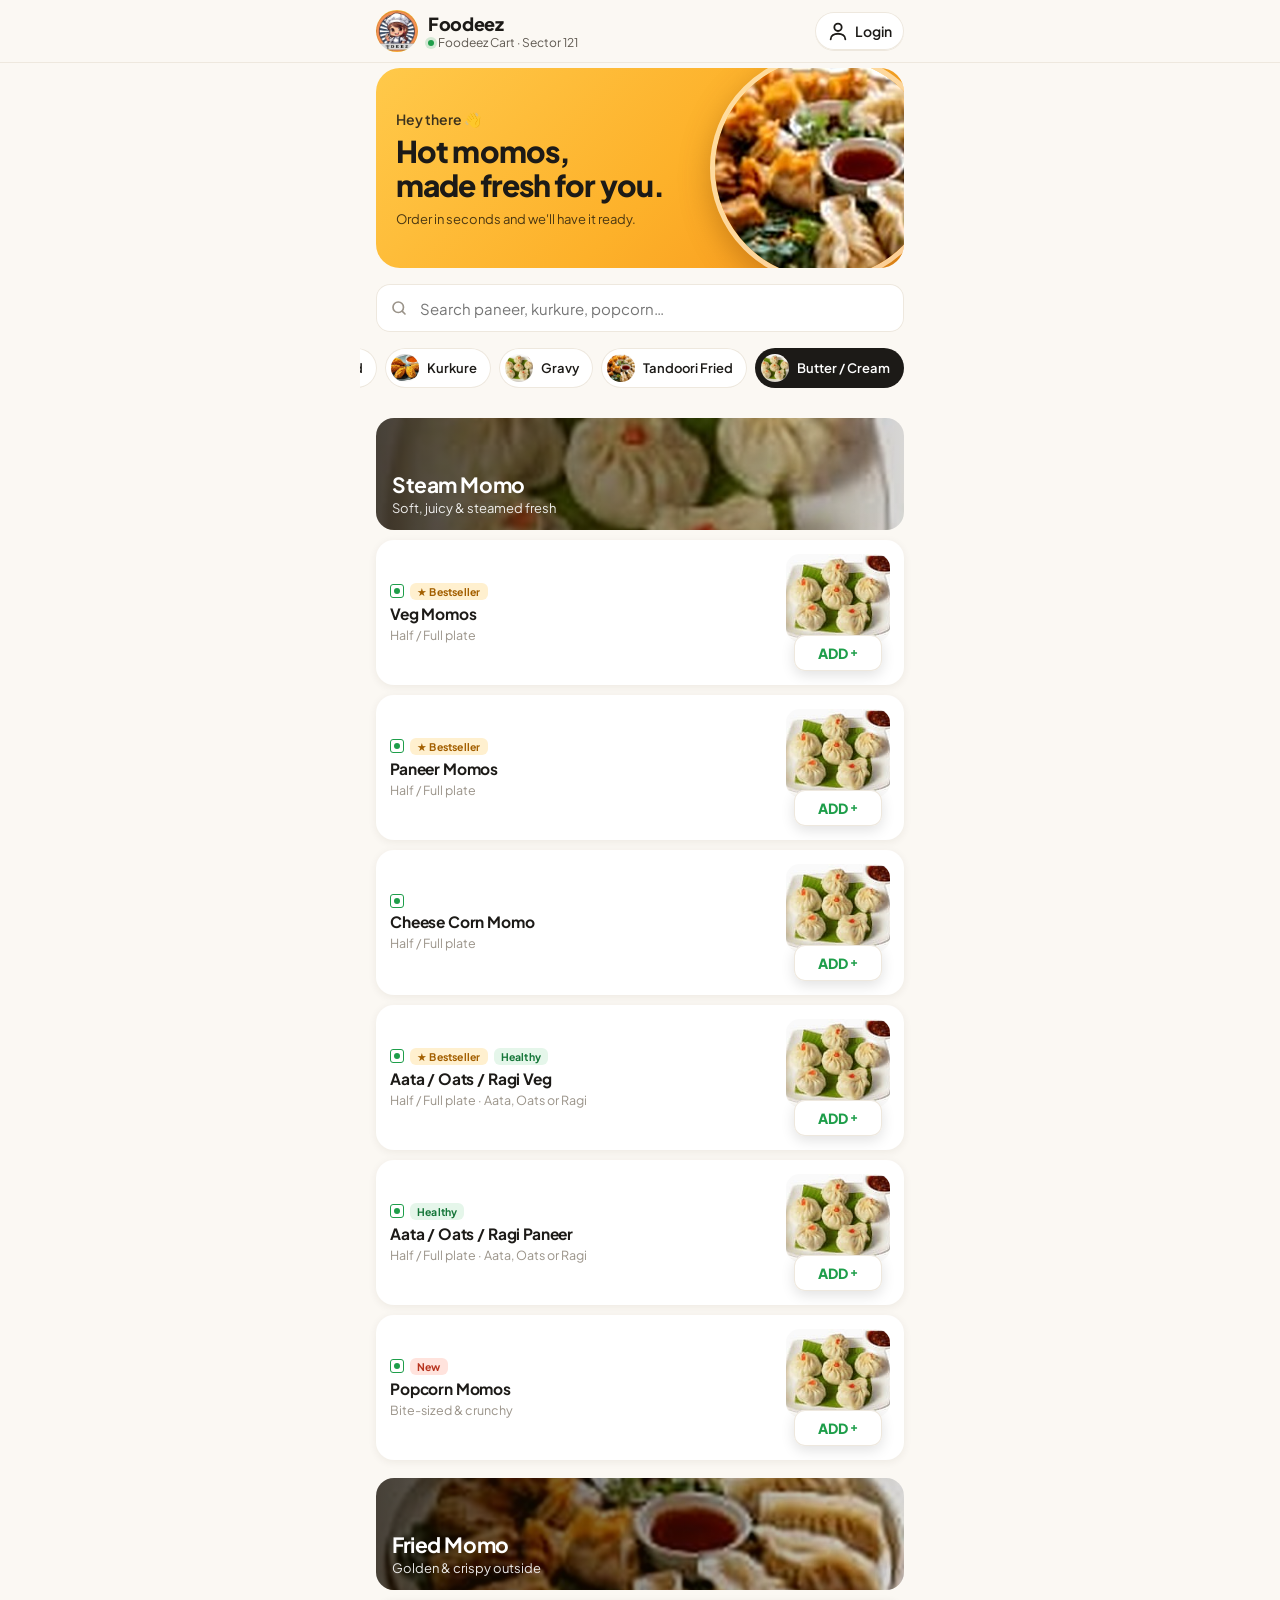
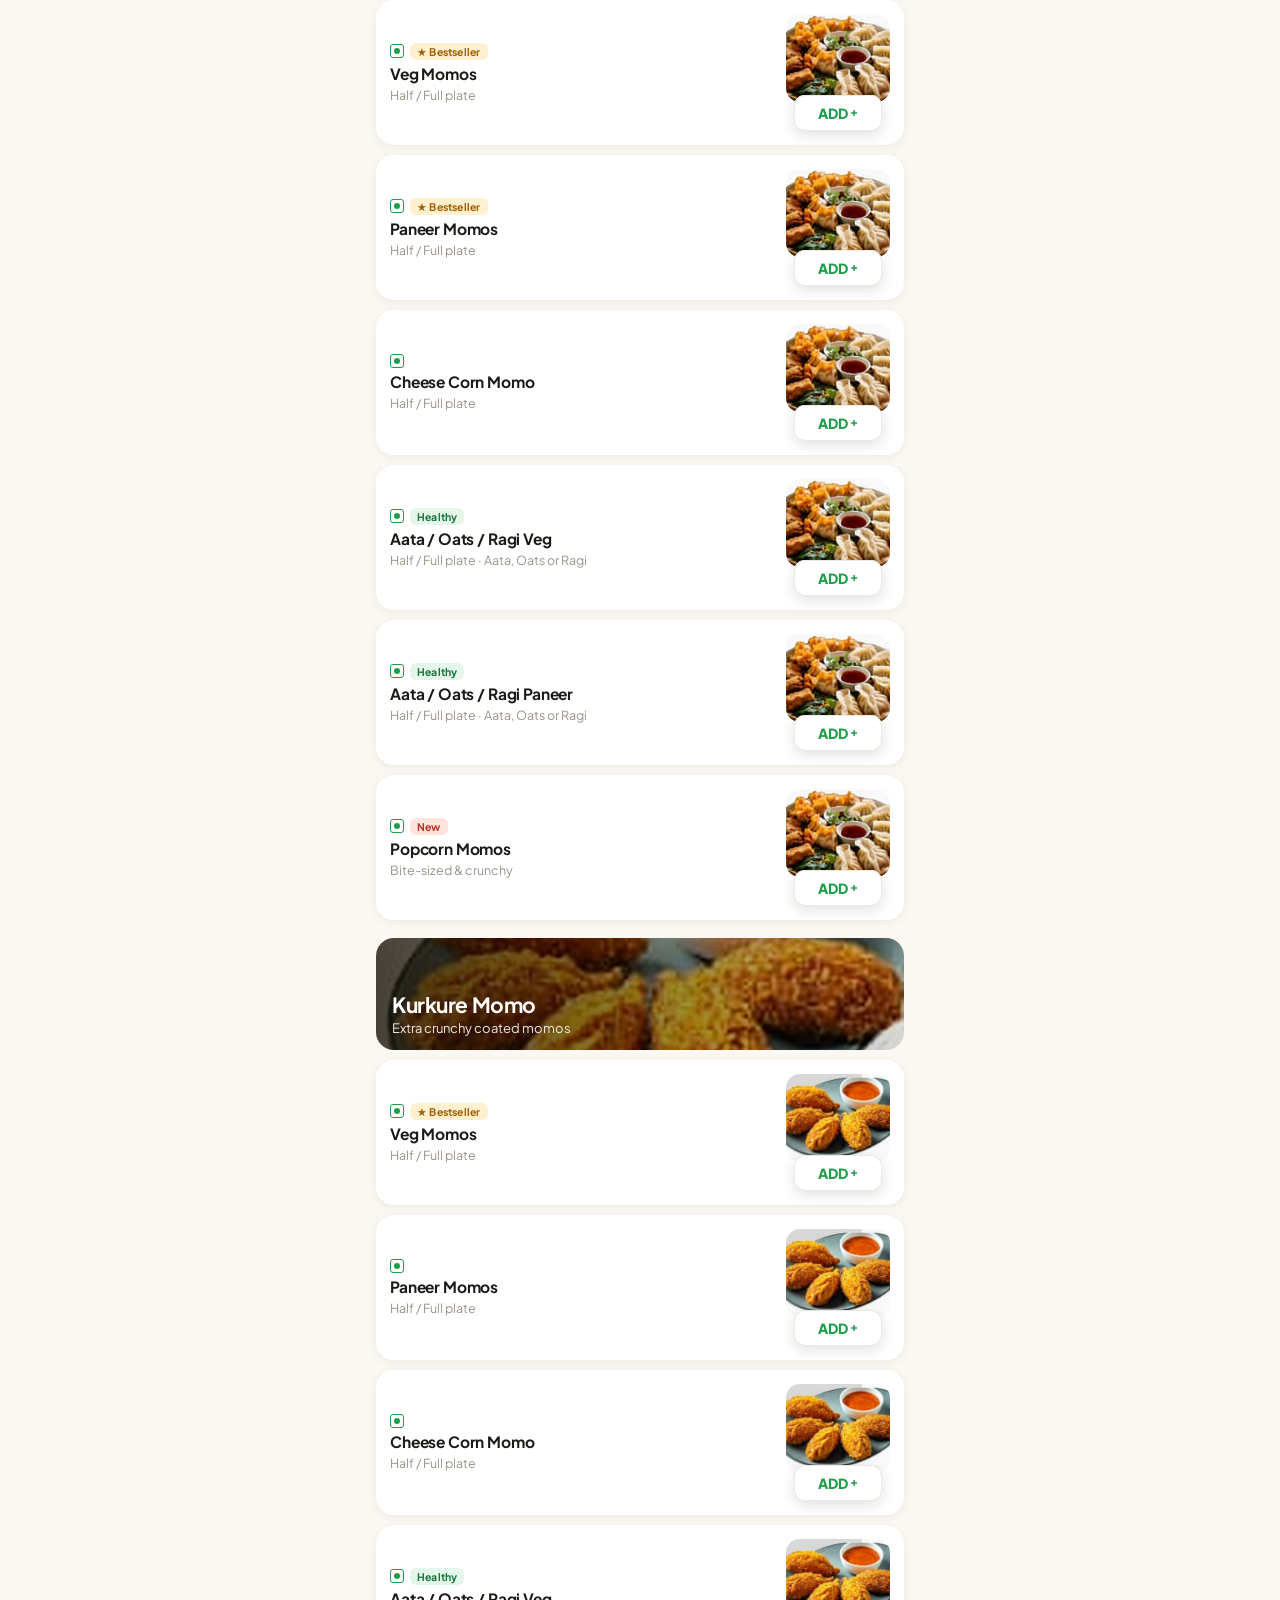
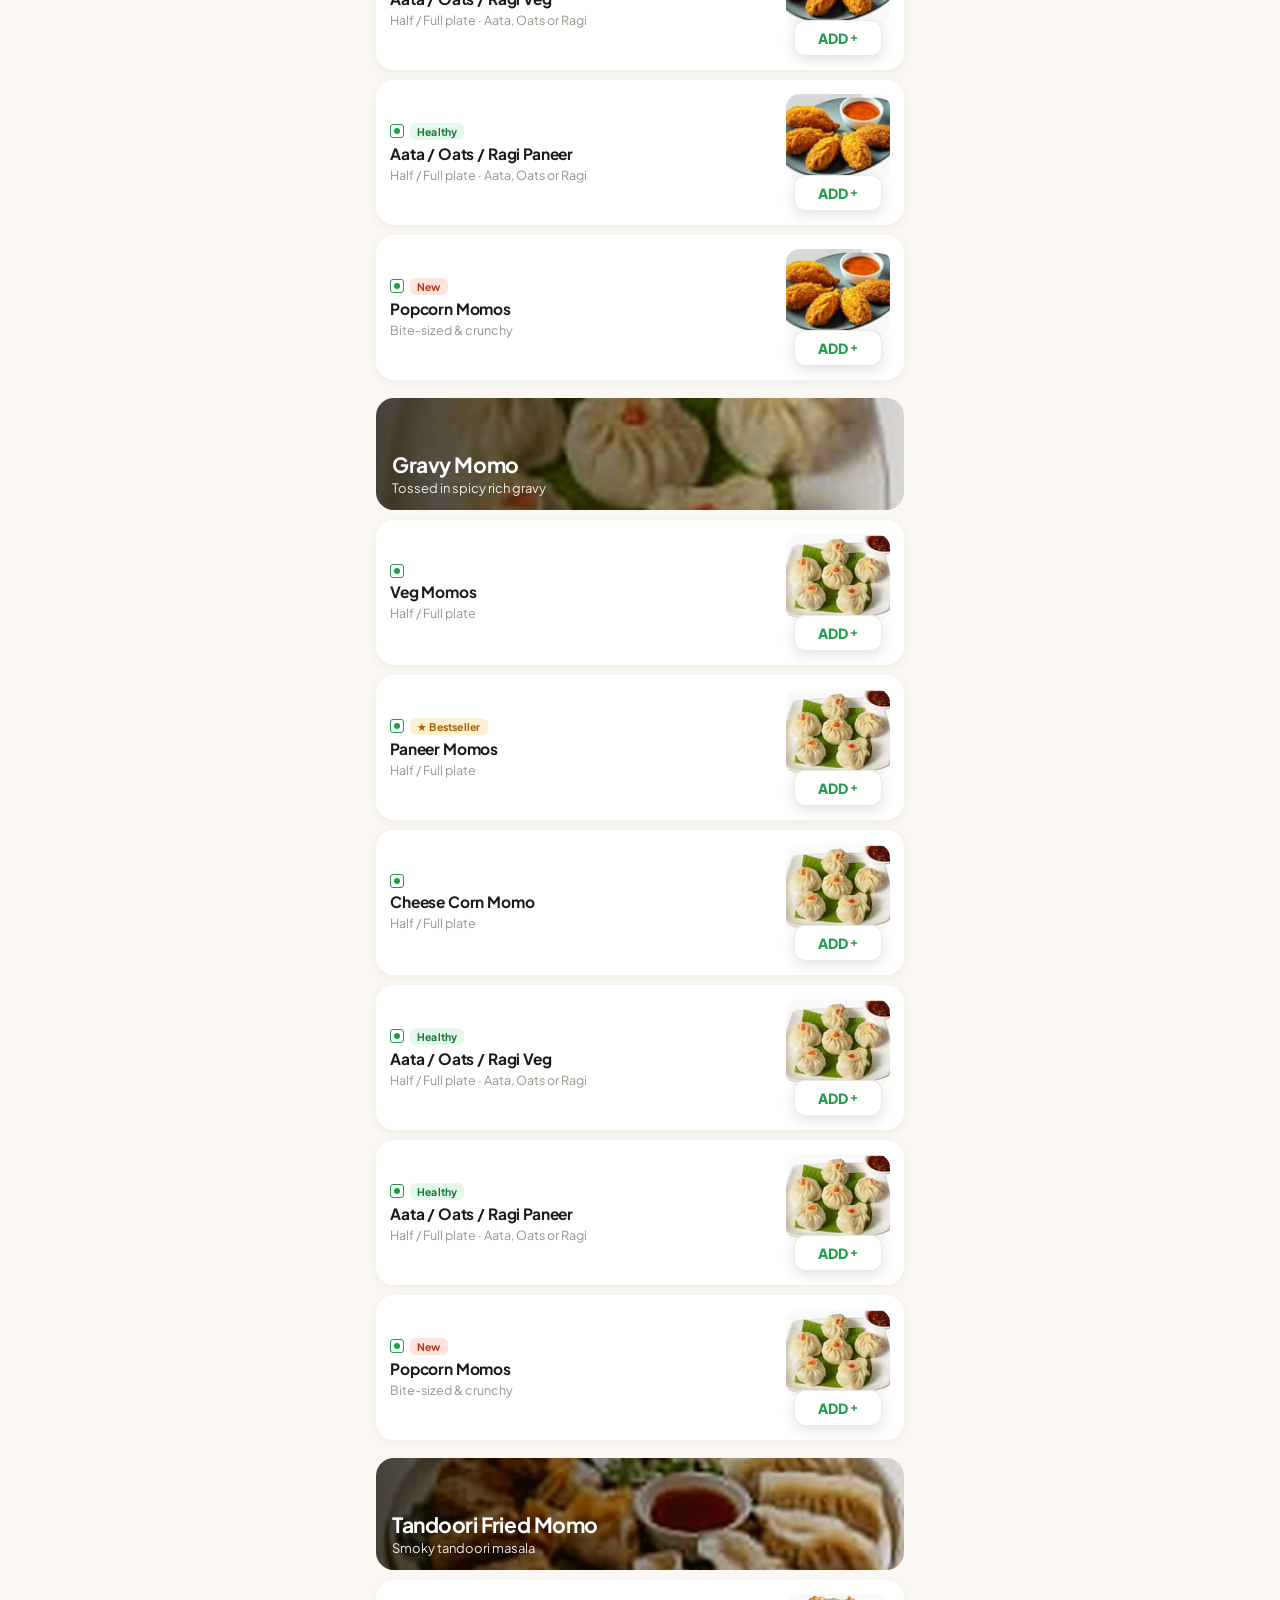
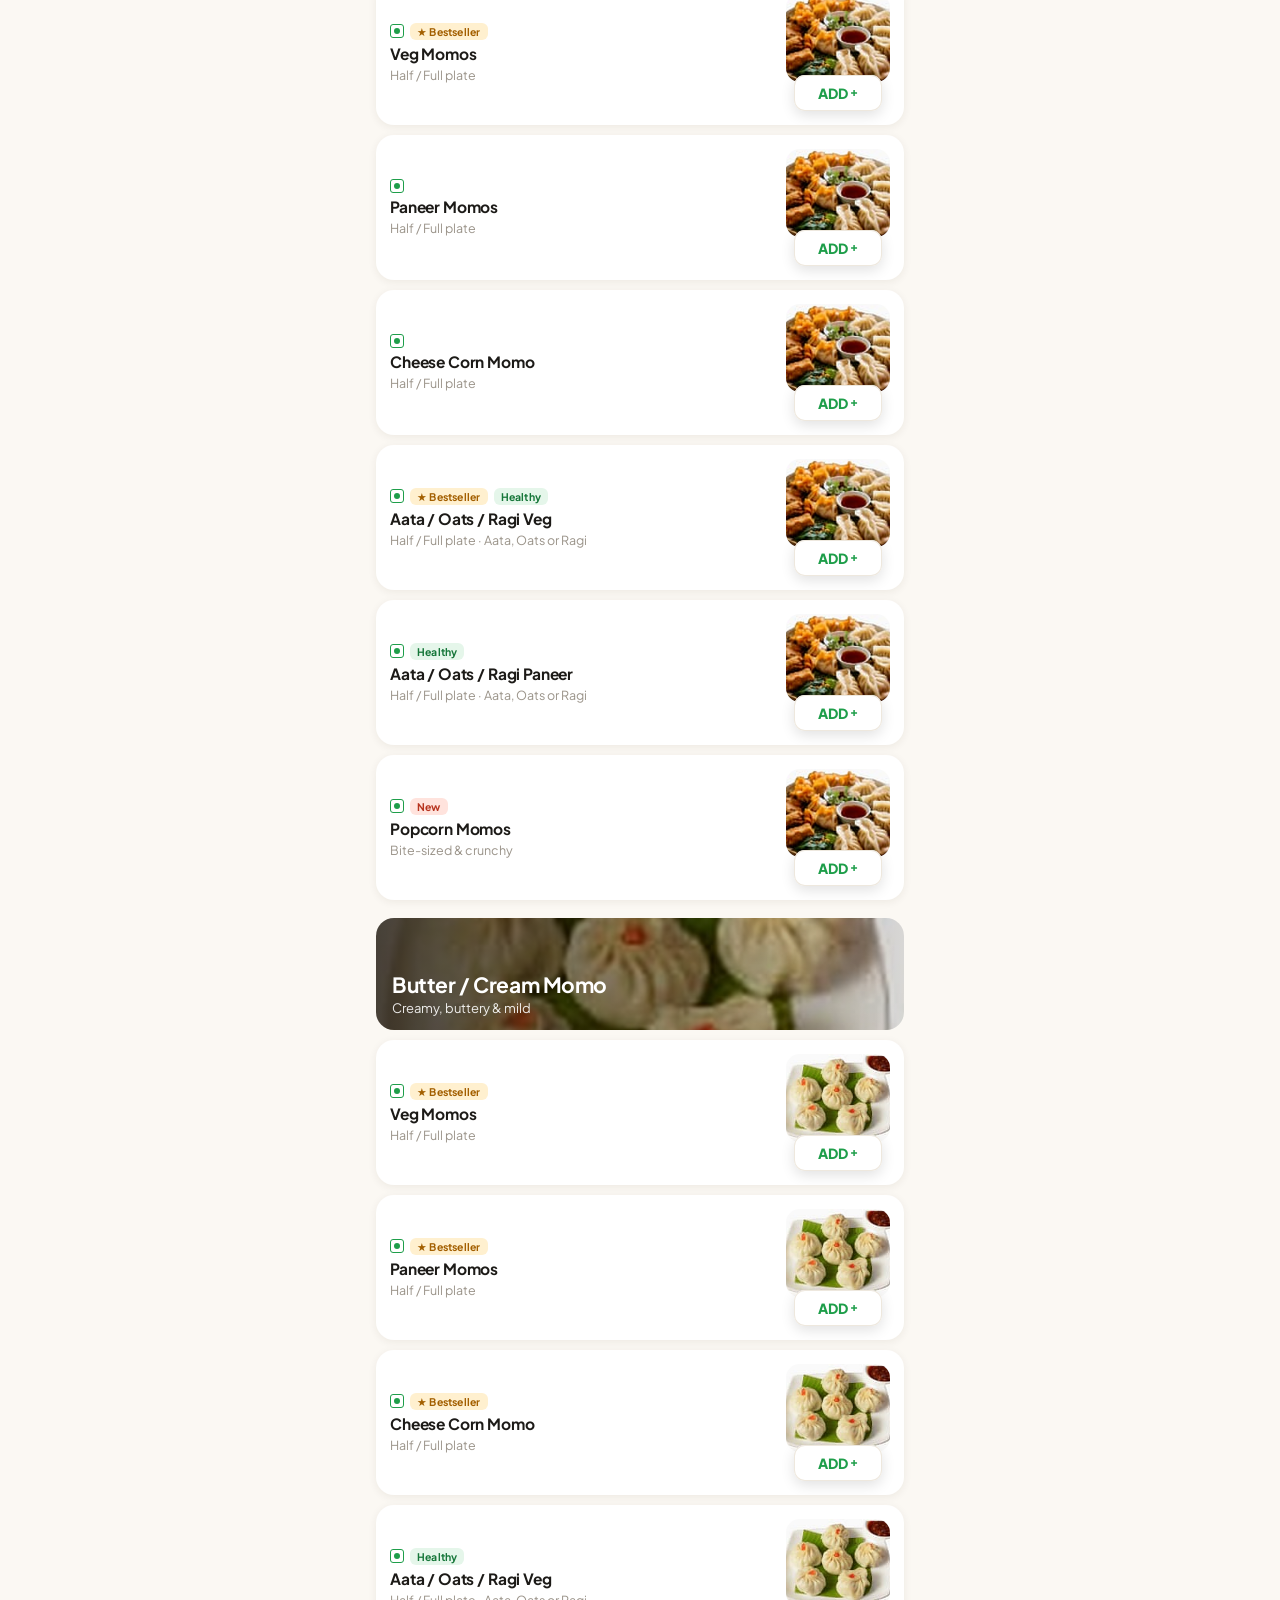
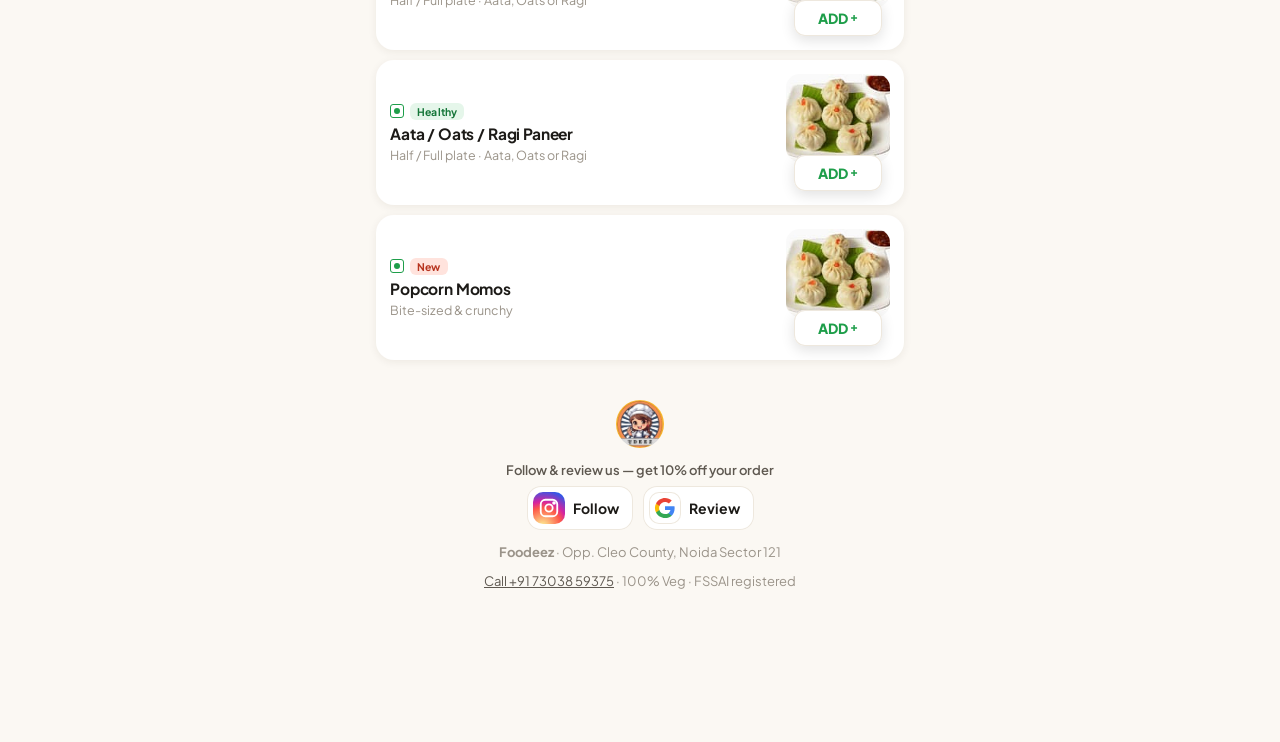
<file: index.html>
<!doctype html>
<html lang="en">
<head>
  <meta charset="utf-8" />
  <meta name="viewport" content="width=device-width, initial-scale=1, viewport-fit=cover" />
  <title>Foodeez — Order Momos</title>
  <meta name="description" content="Order delicious momos from Foodeez, Noida Sector 121. Cart to Yummy, Always Yummy!" />
  <meta name="theme-color" content="#FDBA2E" />
  <link rel="manifest" href="manifest.webmanifest" />
  <link rel="icon" href="img/icon-192.png" />
  <link rel="apple-touch-icon" href="img/icon-180.png" />
  <meta name="apple-mobile-web-app-capable" content="yes" />
  <meta name="mobile-web-app-capable" content="yes" />
  <meta name="apple-mobile-web-app-status-bar-style" content="default" />
  <meta name="apple-mobile-web-app-title" content="Foodeez" />
  <link rel="preconnect" href="https://fonts.googleapis.com" />
  <link rel="preconnect" href="https://fonts.gstatic.com" crossorigin />
  <link href="https://fonts.googleapis.com/css2?family=Plus+Jakarta+Sans:wght@400;500;600;700;800&display=swap" rel="stylesheet" />
  <link rel="stylesheet" href="styles.css" />
</head>
<body>
  <header class="topbar">
    <div class="brand">
      <img src="img/logo.png" alt="Foodeez logo" class="brand-logo" />
      <div>
        <div class="brand-name">Foodeez</div>
        <div class="brand-loc" id="locLabel">Noida Sector 121</div>
      </div>
    </div>
    <button class="icon-btn" id="accountBtn" aria-label="Account">
      <svg viewBox="0 0 24 24" width="22" height="22" fill="none" stroke="currentColor" stroke-width="2" stroke-linecap="round"><circle cx="12" cy="8" r="4"/><path d="M4 21c0-4 4-6 8-6s8 2 8 6"/></svg>
      <span id="accountName">Login</span>
    </button>
  </header>

  <main>
    <section class="hero">
      <div class="hero-text">
        <p class="hero-hi" id="heroHi">Hey there 👋</p>
        <h1>Hot momos,<br/>made fresh for you.</h1>
        <p class="hero-sub">Order in seconds and we'll have it ready.</p>
      </div>
      <img src="img/fried.jpg" alt="" class="hero-img" />
    </section>

    <div class="search">
      <svg viewBox="0 0 24 24" width="18" height="18" fill="none" stroke="currentColor" stroke-width="2.2" stroke-linecap="round"><circle cx="11" cy="11" r="7"/><path d="m20 20-3.5-3.5"/></svg>
      <input id="searchInput" type="search" placeholder="Search paneer, kurkure, popcorn…" autocomplete="off" />
    </div>

    <nav class="chips" id="chips" aria-label="Categories"></nav>

    <div id="menu"></div>

    <footer class="foot">
      <img src="img/logo.png" alt="" width="48" height="48" />
      <div id="footSocial"></div>
      <p><strong>Foodeez</strong> · <span id="footAddr"></span></p>
      <p><a id="footCall" href="#">Call us</a> · 100% Veg · FSSAI registered</p>
    </footer>
  </main>

  <!-- Floating cart bar -->
  <button class="cartbar" id="cartBar" hidden>
    <span class="cartbar-left"><b id="cartCount">0 items</b><span id="cartTotal">₹0</span></span>
    <span class="cartbar-right">View cart
      <svg viewBox="0 0 24 24" width="18" height="18" fill="none" stroke="currentColor" stroke-width="2.4" stroke-linecap="round"><path d="m9 6 6 6-6 6"/></svg>
    </span>
  </button>

  <!-- Install hint -->
  <div class="install" id="installBar" hidden>
    <img src="img/icon-192.png" alt="" />
    <div class="install-text"><b>Add Foodeez to Home Screen</b><span id="installHow">Order faster next time</span></div>
    <button class="btn-sm" id="installBtn">Add</button>
    <button class="install-x" id="installClose" aria-label="Close">×</button>
  </div>

  <!-- Bottom sheet -->
  <div class="scrim" id="scrim" hidden></div>
  <section class="sheet" id="sheet" role="dialog" aria-modal="true" hidden>
    <div class="sheet-grab"></div>
    <div class="sheet-body" id="sheetBody"></div>
  </section>

  <div class="toast" id="toast" role="status"></div>

  <script src="vendor/qrcode.js"></script>
  <script src="menu.js"></script>
  <script src="app.js"></script>
</body>
</html>
</file>
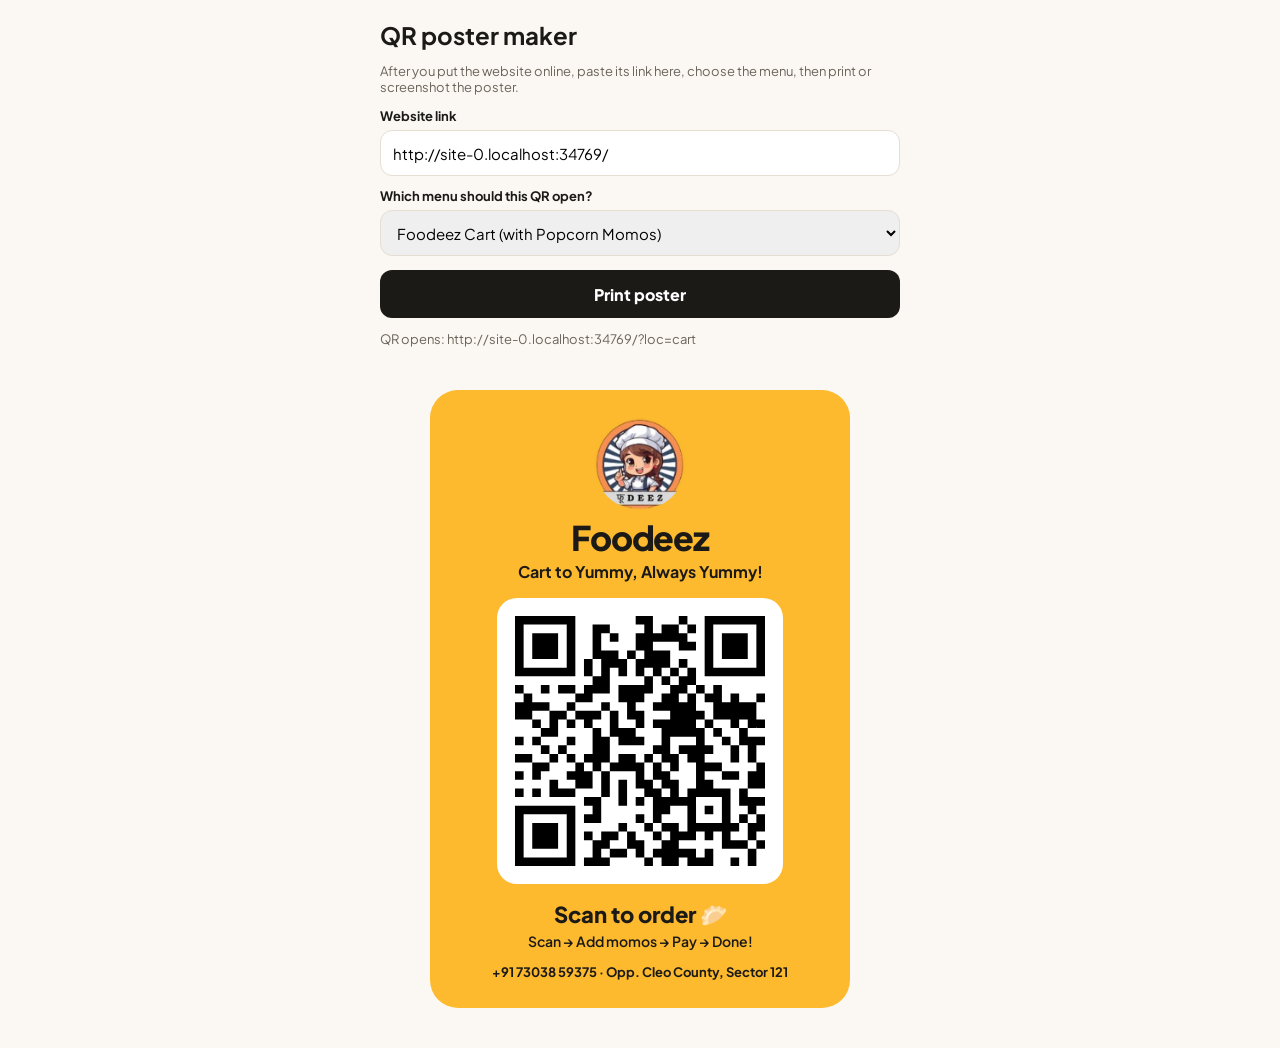
<file: qr.html>
<!doctype html>
<html lang="en">
<head>
  <meta charset="utf-8" />
  <meta name="viewport" content="width=device-width, initial-scale=1" />
  <title>Foodeez QR Poster</title>
  <link href="https://fonts.googleapis.com/css2?family=Plus+Jakarta+Sans:wght@500;700;800&display=swap" rel="stylesheet" />
  <style>
    body { margin: 0; font-family: "Plus Jakarta Sans", system-ui, sans-serif; background: #FBF8F3; color: #1C1A17; }
    .tools { max-width: 520px; margin: 0 auto; padding: 20px 16px; }
    .tools label { display: block; font-size: 13px; font-weight: 700; margin: 12px 0 6px; }
    .tools input, .tools select { width: 100%; height: 46px; padding: 0 12px; border-radius: 12px; border: 1px solid #E5DED2; font: inherit; font-size: 15px; box-sizing: border-box; }
    .tools button { margin-top: 14px; height: 48px; width: 100%; border: 0; border-radius: 12px; background: #1C1A17; color: #fff; font: inherit; font-weight: 800; font-size: 16px; cursor: pointer; }
    .tools p { font-size: 13px; color: #6b645b; }
    .poster { width: 420px; max-width: calc(100% - 32px); margin: 10px auto 40px; background: #FDBA2E; border-radius: 28px; padding: 28px 24px; text-align: center; box-sizing: border-box; }
    .poster img.logo { width: 92px; height: 92px; border-radius: 50%; margin: 0 auto 6px; display: block; }
    .poster h1 { margin: 0; font-size: 34px; font-weight: 800; letter-spacing: -.03em; }
    .poster .tag { margin: 2px 0 16px; font-weight: 700; }
    .qr { background: #fff; border-radius: 20px; padding: 18px; width: 250px; margin: 0 auto; }
    .qr svg { width: 100%; height: auto; display: block; }
    .poster .cta { font-size: 22px; font-weight: 800; margin: 16px 0 4px; }
    .poster .steps { font-size: 14px; font-weight: 600; }
    .poster .foot { margin-top: 14px; font-size: 13px; font-weight: 700; }
    @media print { .tools { display: none; } body { background: #fff; } .poster { margin-top: 0; -webkit-print-color-adjust: exact; print-color-adjust: exact; } }
  </style>
</head>
<body>
  <div class="tools">
    <h2 style="margin:0">QR poster maker</h2>
    <p>After you put the website online, paste its link here, choose the menu, then print or screenshot the poster.</p>
    <label for="url">Website link</label>
    <input id="url" placeholder="https://foodeez.pages.dev" />
    <label for="loc">Which menu should this QR open?</label>
    <select id="loc"><option value="cart">Foodeez Cart (with Popcorn Momos)</option><option value="shop">Foodeez Shop</option></select>
    <button onclick="window.print()">Print poster</button>
    <p id="link"></p>
  </div>

  <div class="poster">
    <img class="logo" src="img/logo.png" alt="" />
    <h1>Foodeez</h1>
    <div class="tag">Cart to Yummy, Always Yummy!</div>
    <div class="qr" id="qr"></div>
    <div class="cta">Scan to order 🥟</div>
    <div class="steps">Scan → Add momos → Pay → Done!</div>
    <div class="foot">+91 73038 59375 · Opp. Cleo County, Sector 121</div>
  </div>

  <script src="vendor/qrcode.js"></script>
  <script>
    const url = document.getElementById("url"), loc = document.getElementById("loc");
    url.value = localStorage.getItem("fz_siteurl") || location.href.replace(/qr\.html.*$/, "");
    function draw() {
      localStorage.setItem("fz_siteurl", url.value.trim());
      let base = url.value.trim() || location.origin + "/";
      const u = new URL(base, location.href); u.searchParams.set("loc", loc.value);
      const qr = qrcode(0, "M"); qr.addData(u.href); qr.make();
      document.getElementById("qr").innerHTML = qr.createSvgTag({ cellSize: 8, margin: 0, scalable: true });
      document.getElementById("link").textContent = "QR opens: " + u.href;
    }
    url.oninput = draw; loc.onchange = draw; draw();
  </script>
</body>
</html>
</file>
<file: styles.css>
:root {
  --brand: #FDBA2E;
  --brand-deep: #F29A0E;
  --brand-soft: #FFF4DC;
  --ink: #1C1A17;
  --ink-2: #5E5850;
  --ink-3: #9A9389;
  --line: #EEE8DE;
  --bg: #FBF8F3;
  --card: #FFFFFF;
  --veg: #1E9E4A;
  --wa: #1FAF54;
  --danger: #D9412E;
  --radius: 18px;
  --shadow: 0 2px 8px rgba(60, 40, 10, .07);
  --safe-b: env(safe-area-inset-bottom, 0px);
}

* { box-sizing: border-box; -webkit-tap-highlight-color: transparent; }
html { scroll-padding-top: 130px; }
body.locked { overflow: hidden; }
body {
  margin: 0;
  font-family: "Plus Jakarta Sans", system-ui, -apple-system, "Segoe UI", Roboto, sans-serif;
  color: var(--ink);
  background: var(--bg);
  -webkit-font-smoothing: antialiased;
}
main { max-width: 560px; margin: 0 auto; padding: 0 16px 140px; }
button { font: inherit; color: inherit; cursor: pointer; border: 0; background: none; }
input, textarea, select { font: inherit; color: inherit; }
img { display: block; }
[hidden] { display: none !important; }

/* ---------- Top bar ---------- */
.topbar {
  position: sticky; top: 0; z-index: 20;
  display: flex; align-items: center; justify-content: space-between;
  padding: 10px max(16px, calc((100vw - 560px) / 2 + 16px));
  padding-top: calc(10px + env(safe-area-inset-top, 0px));
  background: var(--bg);
  box-shadow: 0 1px 0 var(--line);
}
.brand { display: flex; align-items: center; gap: 10px; }
.brand-logo { width: 42px; height: 42px; border-radius: 50%; object-fit: cover; background: var(--brand); }
.brand-name { font-weight: 800; font-size: 18px; letter-spacing: -.02em; }
.brand-loc { font-size: 12px; color: var(--ink-2); display: flex; align-items: center; gap: 4px; }
.brand-loc::before { content: ""; width: 6px; height: 6px; border-radius: 50%; background: var(--veg); box-shadow: 0 0 0 3px rgba(30,158,74,.18); }
.icon-btn {
  display: flex; align-items: center; gap: 6px;
  padding: 8px 12px; border-radius: 999px; background: var(--card);
  box-shadow: 0 1px 0 var(--line), 0 0 0 1px var(--line) inset;
  font-weight: 600; font-size: 14px; max-width: 150px;
}
.icon-btn span { overflow: hidden; text-overflow: ellipsis; white-space: nowrap; }

/* ---------- Hero ---------- */
.hero {
  position: relative; overflow: hidden;
  margin-top: 6px; padding: 22px 20px; border-radius: 24px;
  background: linear-gradient(135deg, #FFC94A 0%, #FDB12A 55%, #F7951A 100%);
  display: flex; align-items: center; min-height: 170px;
}
.hero-text { position: relative; z-index: 1; max-width: 58%; }
.hero-hi { margin: 0 0 6px; font-weight: 600; font-size: 14px; opacity: .85; }
.hero h1 { margin: 0; font-size: 24px; line-height: 1.15; letter-spacing: -.03em; font-weight: 800; }
.hero-sub { margin: 8px 0 0; font-size: 13px; color: #4a3712; }
.hero-img {
  position: absolute; right: -36px; top: 50%; transform: translateY(-50%);
  width: 52%; max-width: 230px; aspect-ratio: 1; object-fit: cover; border-radius: 50%;
  box-shadow: 0 10px 30px rgba(120, 60, 0, .35); border: 5px solid rgba(255,255,255,.55);
}

/* ---------- Search ---------- */
.search {
  display: flex; align-items: center; gap: 10px;
  margin: 16px 0 4px; padding: 0 14px; height: 48px;
  background: var(--card); border-radius: 14px; color: var(--ink-3);
  box-shadow: 0 0 0 1px var(--line) inset;
}
.search input { flex: 1; border: 0; outline: 0; background: none; font-size: 15px; color: var(--ink); min-width: 0; }

/* ---------- Category chips ---------- */
.chips {
  position: sticky; top: 62px; z-index: 15;
  display: flex; gap: 8px; overflow-x: auto; scrollbar-width: none;
  margin: 0 -16px; padding: 12px 16px;
  background: var(--bg);
  touch-action: pan-x; overscroll-behavior-x: contain; -webkit-overflow-scrolling: touch;
}
.chips::-webkit-scrollbar { display: none; }
.chip {
  flex: none; display: flex; align-items: center; gap: 8px;
  padding: 6px 14px 6px 6px; border-radius: 999px;
  background: var(--card); box-shadow: 0 0 0 1px var(--line) inset;
  font-weight: 600; font-size: 13px; white-space: nowrap; transition: .2s;
}
.chip img { width: 28px; height: 28px; border-radius: 50%; object-fit: cover; }
.chip.active { background: var(--ink); color: #fff; box-shadow: none; }

/* ---------- Menu sections ---------- */
.cat { margin-top: 18px; }
.cat-head {
  position: relative; overflow: hidden; border-radius: var(--radius);
  height: 112px; display: flex; align-items: flex-end; padding: 14px 16px;
  color: #fff; margin-bottom: 10px;
}
.cat-head img { position: absolute; inset: 0; width: 100%; height: 100%; object-fit: cover; }
.cat-head::after { content: ""; position: absolute; inset: 0; background: linear-gradient(90deg, rgba(20,12,0,.78), rgba(20,12,0,.15)); }
.cat-head div { position: relative; z-index: 1; }
.cat-head h2 { margin: 0; font-size: 21px; letter-spacing: -.02em; }
.cat-head p { margin: 2px 0 0; font-size: 13px; opacity: .9; }

.item {
  contain: layout paint;
  display: flex; gap: 14px; align-items: center;
  padding: 14px; margin-bottom: 10px; border-radius: var(--radius);
  background: var(--card); box-shadow: var(--shadow);
}
.item-info { flex: 1; min-width: 0; }
.tags { display: flex; gap: 6px; align-items: center; margin-bottom: 4px; flex-wrap: wrap; }
.veg-mark { width: 14px; height: 14px; border: 1.5px solid var(--veg); border-radius: 3px; display: grid; place-items: center; flex: none; }
.veg-mark::after { content: ""; width: 6px; height: 6px; border-radius: 50%; background: var(--veg); }
.badge { font-size: 10.5px; font-weight: 700; padding: 2px 7px; border-radius: 6px; letter-spacing: .02em; }
.badge.best { background: #FFF0CF; color: #A35F00; }
.badge.healthy { background: #E5F6EA; color: #17773A; }
.badge.new { background: #FFE3DD; color: #B7341F; }
.item h3 { margin: 0; font-size: 15.5px; font-weight: 700; letter-spacing: -.01em; }
.item-desc { margin-top: 4px; font-size: 12.5px; color: var(--ink-3); }
.price { margin-top: 4px; font-size: 14px; color: var(--ink-2); }
.price b { color: var(--ink); font-weight: 700; }
.price small { color: var(--ink-3); }
.item-side { position: relative; flex: none; width: 104px; display: flex; flex-direction: column; align-items: center; }
.item-side img { width: 104px; height: 88px; border-radius: 14px; object-fit: cover; }
.add-btn, .stepper {
  margin-top: -18px; position: relative; z-index: 1;
  width: 88px; height: 36px; border-radius: 11px;
  background: #fff; color: var(--veg); font-weight: 800; font-size: 14px;
  box-shadow: 0 4px 14px rgba(0,0,0,.12), 0 0 0 1px var(--line) inset;
}
.add-btn:active { transform: scale(.96); }
.add-btn .plus { font-size: 12px; vertical-align: top; margin-left: 2px; }
.stepper { display: flex; align-items: center; justify-content: space-between; background: var(--veg); color: #fff; padding: 0 4px; }
.stepper button { width: 28px; height: 28px; font-size: 18px; font-weight: 800; color: #fff; }
.stepper span { font-weight: 800; }
.custom-note { font-size: 10.5px; color: var(--ink-3); margin-top: 4px; }

.empty { text-align: center; color: var(--ink-3); padding: 40px 0; }

.foot { text-align: center; color: var(--ink-3); font-size: 13px; padding: 30px 0 0; }
.foot img { margin: 0 auto 8px; border-radius: 50%; }
.foot a { color: var(--ink-2); }

/* ---------- Cart bar ---------- */
.cartbar {
  position: fixed; z-index: 30; left: 50%; transform: translateX(-50%);
  bottom: calc(14px + var(--safe-b)); width: min(528px, calc(100% - 32px));
  display: flex; align-items: center; justify-content: space-between;
  padding: 12px 18px; border-radius: 16px; background: var(--veg); color: #fff;
  box-shadow: 0 12px 30px rgba(30, 158, 74, .35);
  animation: rise .35s cubic-bezier(.2,.9,.3,1.2);
}
.cartbar-left { display: flex; flex-direction: column; align-items: flex-start; font-size: 13px; }
.cartbar-left b { font-size: 12px; opacity: .9; font-weight: 600; }
.cartbar-left span { font-weight: 800; font-size: 17px; }
.cartbar-right { display: flex; align-items: center; gap: 4px; font-weight: 700; }
.cartbar.bump { animation: bump .3s; }
@keyframes rise { from { transform: translate(-50%, 120%); } }
@keyframes bump { 50% { transform: translateX(-50%) scale(1.04); } }

/* ---------- Install bar ---------- */
.install {
  position: fixed; z-index: 29; left: 50%; transform: translateX(-50%);
  top: calc(70px + env(safe-area-inset-top, 0px)); width: min(528px, calc(100% - 32px));
  display: flex; align-items: center; gap: 10px; padding: 10px 12px;
  background: var(--ink); color: #fff; border-radius: 16px; box-shadow: 0 10px 30px rgba(0,0,0,.25);
}
.install img { width: 40px; height: 40px; border-radius: 10px; }
.install-text { flex: 1; display: flex; flex-direction: column; font-size: 12px; min-width: 0; }
.install-text b { font-size: 14px; }
.install-text span { opacity: .75; }
.install-x { color: #fff; font-size: 22px; opacity: .6; padding: 0 4px; }
.btn-sm { padding: 8px 14px; border-radius: 10px; background: var(--brand); color: var(--ink); font-weight: 700; font-size: 13px; }

/* ---------- Sheet ---------- */
.scrim { position: fixed; inset: 0; z-index: 40; background: rgba(20, 14, 5, .5); animation: fade .2s; transition: opacity .25s; touch-action: none; }
.scrim.closing { opacity: 0 !important; }
.sheet {
  position: fixed; z-index: 41; left: 0; right: 0; margin: 0 auto; bottom: 0;
  will-change: transform; backface-visibility: hidden;
  transition: transform .28s cubic-bezier(.2,.9,.3,1);
  width: min(560px, 100%); max-height: 92dvh; display: flex; flex-direction: column;
  background: var(--bg); border-radius: 24px 24px 0 0;
}
.sheet.enter { animation: up .32s cubic-bezier(.2,.9,.3,1); }
.sheet.dragging { transition: none; }
.sheet.closing { transform: translate3d(0, 105%, 0) !important; transition: transform .25s cubic-bezier(.4,0,1,1); }
.sheet-grab { flex: none; height: 22px; display: flex; align-items: center; justify-content: center; touch-action: none; cursor: grab; }
.sheet-grab::before { content: ""; width: 40px; height: 5px; border-radius: 3px; background: #D9D2C6; }
.sheet-body { overflow-y: auto; -webkit-overflow-scrolling: touch; padding: 8px 18px calc(18px + var(--safe-b)); overscroll-behavior: contain; }
@keyframes up { from { transform: translate3d(0, 100%, 0); } }
@keyframes fade { from { opacity: 0; } }

.sheet h2 { margin: 6px 0 4px; font-size: 21px; letter-spacing: -.02em; }
.sheet .sub { margin: 0 0 14px; color: var(--ink-2); font-size: 14px; }
.sheet-hero { width: 100%; height: 150px; object-fit: cover; border-radius: 16px; margin: 8px 0 12px; }

.group { background: var(--card); border-radius: 16px; padding: 14px; margin-bottom: 12px; box-shadow: 0 0 0 1px var(--line) inset; }
.group-title { font-weight: 700; font-size: 14px; margin-bottom: 10px; display: flex; justify-content: space-between; }
.group-title small { font-weight: 500; color: var(--ink-3); }
.opt { display: flex; align-items: center; justify-content: space-between; padding: 10px 0; border-top: 1px dashed var(--line); font-size: 15px; cursor: pointer; }
.opt:first-of-type { border-top: 0; }
.opt input { appearance: none; width: 20px; height: 20px; border-radius: 50%; border: 2px solid #CFC6B8; display: grid; place-items: center; margin: 0 0 0 10px; }
.opt input:checked { border-color: var(--veg); }
.opt input:checked::after { content: ""; width: 10px; height: 10px; border-radius: 50%; background: var(--veg); }
.opt-right { display: flex; align-items: center; color: var(--ink-2); }

.sheet-footer { position: sticky; bottom: calc(-18px - var(--safe-b)); margin: 0 -18px calc(-18px - var(--safe-b)); padding: 12px 18px calc(14px + var(--safe-b)); background: var(--bg); display: flex; gap: 10px; align-items: center; box-shadow: 0 -1px 0 var(--line); }
.qty { display: flex; align-items: center; gap: 4px; background: var(--card); border-radius: 12px; box-shadow: 0 0 0 1px var(--line) inset; height: 50px; padding: 0 4px; }
.qty button { width: 34px; height: 34px; font-size: 20px; font-weight: 800; color: var(--veg); }
.qty span { min-width: 20px; text-align: center; font-weight: 800; }

.btn {
  flex: 1; height: 52px; border-radius: 14px; padding: 0 18px;
  display: flex; align-items: center; justify-content: center; gap: 8px;
  background: var(--veg); color: #fff; font-weight: 800; font-size: 16px;
  transition: transform .1s, opacity .2s;
}
.btn:active { transform: scale(.98); }
a.btn { text-decoration: none; }
.sheet-footer .btn { min-height: 52px; }
.hint a { color: var(--ink-2); font-weight: 700; }
.btn:disabled { opacity: .45; }
.btn.dark { background: var(--ink); }
.btn.wa { background: var(--wa); }
.btn.ghost { background: var(--card); color: var(--ink); box-shadow: 0 0 0 1px var(--line) inset; }
.btn.brand { background: var(--brand); color: var(--ink); }
.btn.full { width: 100%; flex: none; }
.link { color: var(--ink-2); text-decoration: underline; font-size: 14px; font-weight: 600; padding: 8px; }

/* Cart lines */
.line { display: flex; gap: 12px; align-items: center; padding: 12px 0; border-top: 1px dashed var(--line); }
.line:first-child { border-top: 0; padding-top: 0; }
.line img { width: 52px; height: 52px; border-radius: 12px; object-fit: cover; }
.line-info { flex: 1; min-width: 0; }
.line-info b { font-size: 14.5px; display: block; }
.line-info small { color: var(--ink-3); font-size: 12.5px; }
.line-price { font-weight: 700; font-size: 14.5px; min-width: 52px; text-align: right; }
.qty.sm { height: 34px; padding: 0 2px; border-radius: 10px; }
.qty.sm button { width: 26px; height: 26px; font-size: 17px; }

.bill .row { display: flex; justify-content: space-between; font-size: 14px; padding: 4px 0; color: var(--ink-2); }
.bill .row.total { color: var(--ink); font-weight: 800; font-size: 17px; border-top: 1px solid var(--line); margin-top: 6px; padding-top: 10px; }

/* Forms */
.field { margin-bottom: 12px; }
.field label { display: block; font-size: 13px; font-weight: 600; color: var(--ink-2); margin-bottom: 6px; }
.field input, .field textarea {
  width: 100%; height: 50px; padding: 0 14px; border-radius: 12px; border: 0; outline: 0;
  background: var(--card); box-shadow: 0 0 0 1px var(--line) inset; font-size: 16px;
}
.field textarea { height: 76px; padding: 12px 14px; resize: none; }
.field input:focus, .field textarea:focus { box-shadow: 0 0 0 2px var(--brand) inset; }
.phone-wrap { display: flex; align-items: center; background: var(--card); border-radius: 12px; box-shadow: 0 0 0 1px var(--line) inset; }
.phone-wrap span { padding: 0 4px 0 14px; color: var(--ink-2); font-weight: 600; }
.phone-wrap input { box-shadow: none !important; padding-left: 4px; background: transparent; }
.phone-wrap:focus-within { box-shadow: 0 0 0 2px var(--brand) inset; }
.err { color: var(--danger); font-size: 12.5px; margin-top: 4px; display: none; }
.field.bad .err { display: block; }

.seg { display: grid; grid-template-columns: 1fr 1fr; gap: 8px; margin-bottom: 12px; }
.seg label { display: flex; flex-direction: column; align-items: center; gap: 2px; padding: 12px 8px; border-radius: 14px; background: var(--card); box-shadow: 0 0 0 1px var(--line) inset; font-weight: 700; font-size: 14px; cursor: pointer; text-align: center; }
.seg label small { font-weight: 500; color: var(--ink-3); font-size: 12px; }
.seg input { display: none; }
.seg label:has(input:checked) { box-shadow: 0 0 0 2px var(--veg) inset; background: #F1FAF4; }

.pay-opt { display: flex; align-items: center; gap: 12px; padding: 14px; border-radius: 14px; background: var(--card); box-shadow: 0 0 0 1px var(--line) inset; margin-bottom: 8px; cursor: pointer; }
.pay-opt:has(input:checked) { box-shadow: 0 0 0 2px var(--veg) inset; background: #F1FAF4; }
.pay-opt input { display: none; }
.pay-ico { width: 40px; height: 40px; border-radius: 10px; display: grid; place-items: center; font-size: 20px; background: var(--brand-soft); flex: none; }
.pay-opt div b { display: block; font-size: 15px; }
.pay-opt div small { color: var(--ink-3); font-size: 12.5px; }

/* Payment screen */
.pay-amount { text-align: center; margin: 4px 0 14px; }
.pay-amount .amt { font-size: 38px; font-weight: 800; letter-spacing: -.03em; }
.pay-amount small { color: var(--ink-3); }
.qr-box { background: #fff; border-radius: 18px; padding: 16px; width: 236px; margin: 0 auto 10px; box-shadow: var(--shadow); }
.qr-box svg, .qr-box img { width: 100%; height: auto; display: block; }
.upi-apps { display: grid; grid-template-columns: repeat(4, 1fr); gap: 8px; margin: 12px 0; }
.upi-apps a { display: flex; flex-direction: column; align-items: center; gap: 6px; padding: 10px 4px; border-radius: 14px; background: var(--card); box-shadow: 0 0 0 1px var(--line) inset; text-decoration: none; color: var(--ink); font-size: 11.5px; font-weight: 600; }
.upi-apps i { width: 36px; height: 36px; border-radius: 10px; display: grid; place-items: center; font-style: normal; font-weight: 800; color: #fff; font-size: 14px; }
.hint { font-size: 12.5px; color: var(--ink-3); text-align: center; margin: 6px 0 12px; }
.notice { background: #FFF6E0; color: #7A5200; border-radius: 12px; padding: 10px 12px; font-size: 13px; margin-bottom: 12px; }

/* Success */
.done { text-align: center; padding: 10px 0 4px; }
.done-ico { width: 76px; height: 76px; border-radius: 50%; background: #E5F6EA; display: grid; place-items: center; margin: 6px auto 12px; animation: pop .5s cubic-bezier(.2,.9,.3,1.4); }
@keyframes pop { from { transform: scale(.3); opacity: 0; } }
.order-id { display: inline-block; background: var(--card); padding: 6px 12px; border-radius: 10px; font-weight: 800; letter-spacing: .04em; box-shadow: 0 0 0 1px var(--line) inset; margin-bottom: 14px; }

/* Orders */
.order-card { background: var(--card); border-radius: 14px; padding: 12px 14px; margin-bottom: 10px; box-shadow: 0 0 0 1px var(--line) inset; }
.order-card .top { display: flex; justify-content: space-between; font-size: 13px; color: var(--ink-3); margin-bottom: 4px; }
.order-card p { margin: 0 0 8px; font-size: 14px; }
.order-card .top b { color: var(--ink); }

/* Offers & coupons */
.offers { padding: 6px 14px 12px; }
.offer { display: flex; align-items: center; gap: 12px; padding: 10px 0; border-bottom: 1px dashed var(--line); }
.offer.on .offer-txt small { color: var(--veg); font-weight: 700; }
.offer-ico { width: 40px; height: 40px; border-radius: 12px; display: grid; place-items: center; flex: none; }
.offer-ico.ig { background: radial-gradient(circle at 30% 107%, #fdf497 0%, #fd5949 45%, #d6249f 60%, #285AEB 90%); }
.offer-ico.g { background: #fff; box-shadow: 0 0 0 1px var(--line) inset; }
.offer-txt { flex: 1; min-width: 0; }
.offer-txt b { display: block; font-size: 14.5px; }
.offer-txt small { color: var(--ink-2); font-size: 12.5px; }
.offer-btn { flex: none; padding: 9px 14px; border-radius: 10px; background: var(--ink); color: #fff; font-weight: 700; font-size: 13px; text-decoration: none; }
.offer-btn.done { background: var(--veg); }
.offer-txt small a { color: var(--ink-2); font-weight: 600; }
.offer-btn.ghost { background: var(--card); color: var(--danger); box-shadow: 0 0 0 1px var(--line) inset; }
.coupon-row { display: flex; gap: 8px; margin-top: 12px; }
.coupon-row input { flex: 1; min-width: 0; height: 44px; padding: 0 12px; border-radius: 10px; border: 0; outline: 0; background: var(--bg); box-shadow: 0 0 0 1px var(--line) inset; font-size: 15px; text-transform: uppercase; letter-spacing: .04em; }
.coupon-row input::placeholder { text-transform: none; letter-spacing: 0; }
.coupon-row input:focus { box-shadow: 0 0 0 2px var(--brand) inset; }
.cp-msg { font-size: 12.5px; margin-top: 6px; min-height: 0; }
.cp-msg.ok { color: var(--veg); font-weight: 700; }
.cp-msg.bad { color: var(--danger); }
.bill .row.disc { color: var(--veg); font-weight: 600; }
.social { text-align: center; margin: 14px 0; }
.social p { margin: 0 0 8px; font-size: 13px; color: var(--ink-2); font-weight: 600; }
.social-row { display: flex; gap: 10px; justify-content: center; }
.social-row a { display: flex; align-items: center; gap: 8px; padding: 6px 14px 6px 6px; border-radius: 14px; background: var(--card); box-shadow: 0 0 0 1px var(--line) inset; color: var(--ink); text-decoration: none; font-weight: 700; font-size: 14px; }
.social-row .offer-ico { width: 32px; height: 32px; border-radius: 10px; }

/* Toast */
.toast {
  position: fixed; z-index: 60; left: 50%; bottom: calc(90px + var(--safe-b));
  transform: translate(-50%, 20px); opacity: 0; pointer-events: none;
  background: var(--ink); color: #fff; padding: 10px 16px; border-radius: 12px;
  font-size: 14px; font-weight: 600; transition: .25s; max-width: calc(100% - 32px); text-align: center;
}
.toast.show { opacity: 1; transform: translate(-50%, 0); }

@media (min-width: 600px) {
  .hero h1 { font-size: 30px; }
  .hero { min-height: 200px; }
}
@media (prefers-reduced-motion: reduce) {
  *, *::before, *::after { animation: none !important; transition: none !important; }
}
</file>
